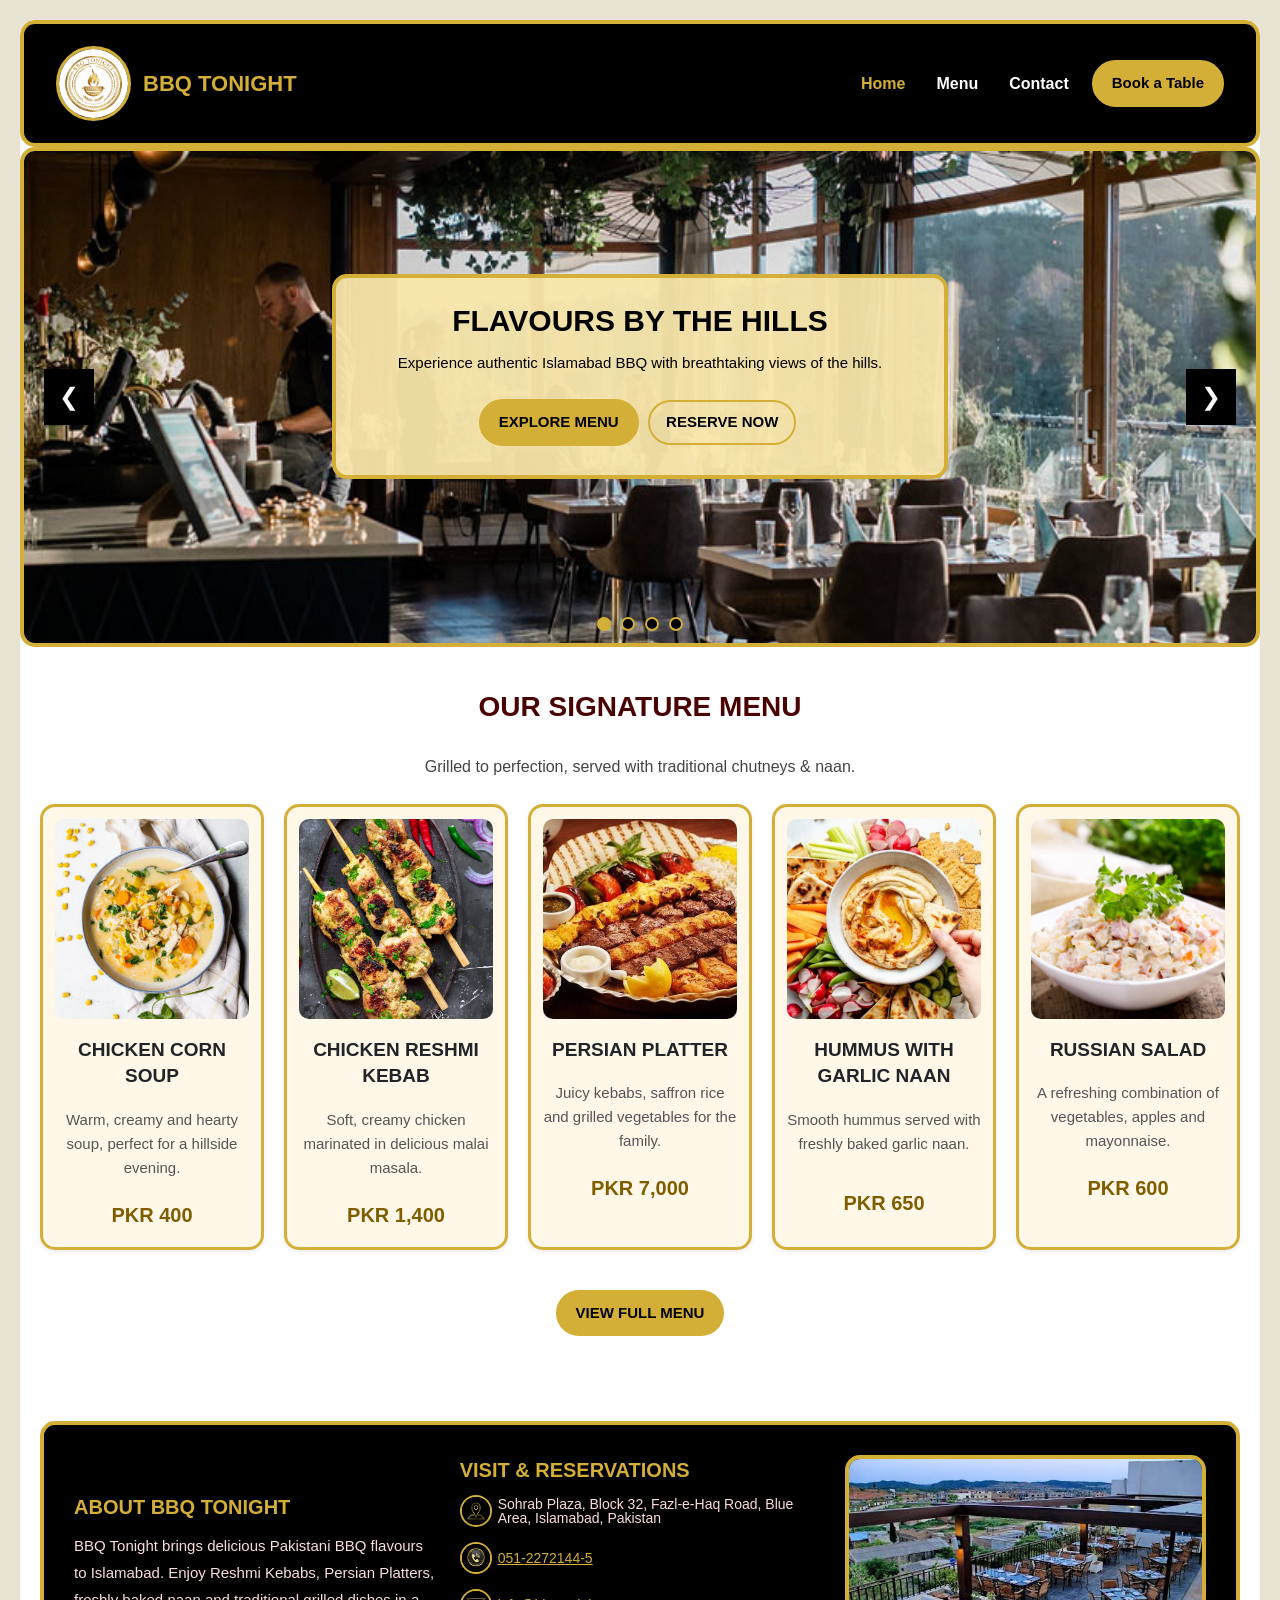
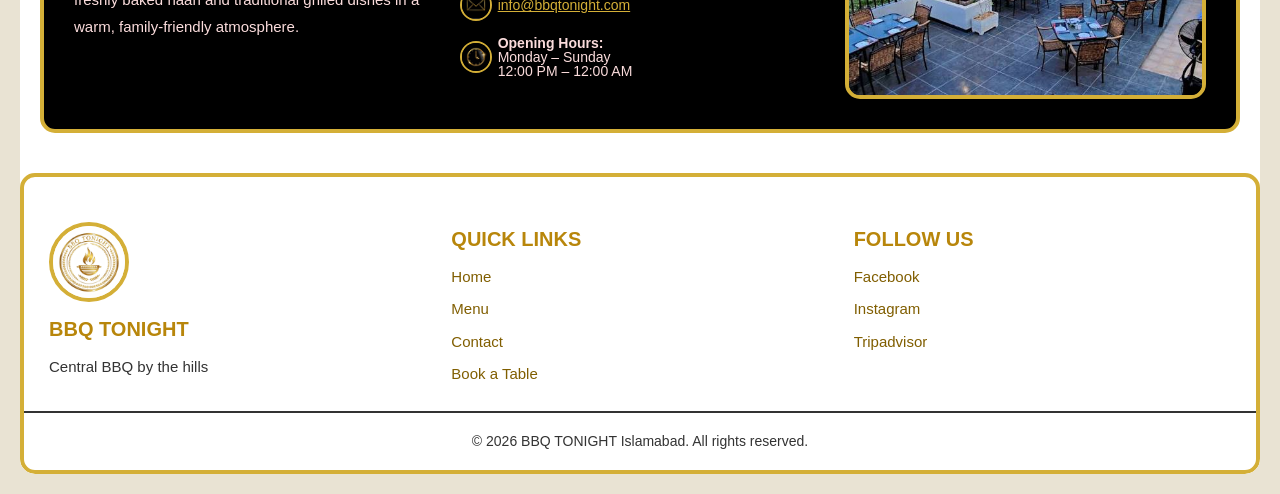
<file: index.html>
<!DOCTYPE html>
<html lang="en">
<head>
    <meta charset="UTF-8">
    <meta name="viewport" content="width=device-width, initial-scale=1.0">
    <meta name="description" content="BBQ Tonight Islamabad - Pakistani BBQ, kebabs and grilled food.">
    <title>BBQ TONIGHT | Islamabad</title>
    <link rel="icon" href="logo.JPG">
    <link href="https://cdn.jsdelivr.net/npm/bootstrap@5.3.3/dist/css/bootstrap.min.css" rel="stylesheet">
    <link rel="stylesheet" href="style.css">
</head>
<body>
<div class="page">

<header class="site-header">
    <nav class="navbar navbar-expand-lg navbar-dark">
        <div class="container-fluid">
            <a class="navbar-brand" href="index.html">
                <img src="logo.JPG" alt="BBQ Tonight Logo" class="logo">
                <span class="brand-name">BBQ TONIGHT</span>
            </a>
             <button class="navbar-toggler menu-toggle" type="button"
                data-bs-toggle="collapse" data-bs-target="#mainNavbar"
                aria-controls="mainNavbar" aria-expanded="false"
                aria-label="Toggle navigation">
                <span class="navbar-toggler-icon"></span>        
            </button>

            <div class="collapse navbar-collapse" id="mainNavbar">
                <ul class="navbar-nav ms-auto align-items-lg-center">
                    <li class="nav-item"><a class="nav-link active" href="index.html">Home</a></li>
                    <li class="nav-item"><a class="nav-link" href="menu.html">Menu</a></li>
                    <li class="nav-item"><a class="nav-link" href="contact.html">Contact</a></li>
                    <li class="nav-item booking-item"><a href="boka.html" class="btn-gold">Book a Table</a></li>
                </ul>
            </div>
        </div>
    </nav>
</header>

<main>
    <section class="hero-main">
        <div class="carousel">
            <input type="radio" name="slider" id="slide1" checked>
            <input type="radio" name="slider" id="slide2">
            <input type="radio" name="slider" id="slide3">
            <input type="radio" name="slider" id="slide4">

            <div class="slides">
                <div class="slide">
                    <img src="image1.jpg" alt="BBQ Tonight restaurant">
                    <label for="slide4" class="left" aria-label="Previous slide">&#10094;</label>
                    <label for="slide2" class="right" aria-label="Next slide">&#10095;</label>
                </div>
                <div class="slide">
                    <img src="image2.jpg" alt="Traditional BBQ dishes">
                    <label for="slide1" class="left" aria-label="Previous slide">&#10094;</label>
                    <label for="slide3" class="right" aria-label="Next slide">&#10095;</label>
                </div>
                <div class="slide">
                    <img src="image3.jpg" alt="Grilled food">
                    <label for="slide2" class="left" aria-label="Previous slide">&#10094;</label>
                    <label for="slide4" class="right" aria-label="Next slide">&#10095;</label>
                </div>
                <div class="slide">
                    <img src="image.jpg" alt="BBQ restaurant">
                    <label for="slide3" class="left" aria-label="Previous slide">&#10094;</label>
                    <label for="slide1" class="right" aria-label="Next slide">&#10095;</label>
                </div>
            </div>

            <div class="carousel-buttons">
                <label for="slide1" aria-label="Slide 1"></label>
                <label for="slide2" aria-label="Slide 2"></label>
                <label for="slide3" aria-label="Slide 3"></label>
                <label for="slide4" aria-label="Slide 4"></label>
            </div>

            <div class="hero-text">
                <h1>FLAVOURS BY THE HILLS</h1>
                <p>Experience authentic Islamabad BBQ with breathtaking views of the hills.</p>
                <a href="menu.html" class="btn-gold">EXPLORE MENU</a>
                <a href="boka.html" class="btn-reserve">RESERVE NOW</a>
            </div>
        </div>
    </section>

    <section class="signature-section">
        <h2 class="section-title">OUR SIGNATURE MENU</h2>
        <p class="section-subtitle">Grilled to perfection, served with traditional chutneys &amp; naan.</p>

        <div class="menu-row">
            <article class="card">
                <img src="Chicken and Corn-Soup.webp" alt="Chicken corn soup">
                <h3>CHICKEN CORN SOUP</h3>
                <p>Warm, creamy and hearty soup, perfect for a hillside evening.</p>
                <b>PKR 400</b>
            </article>

            <article class="card">
                <img src="Chicken-Reshmi-Kabab.2i.jpg" alt="Chicken reshmi kebab">
                <h3>CHICKEN RESHMI KEBAB</h3>
                <p>Soft, creamy chicken marinated in delicious malai masala.</p>
                <b>PKR 1,400</b>
            </article>

            <article class="card">
                <img src="persian platter.jpeg" alt="Persian platter">
                <h3>PERSIAN PLATTER</h3>
                <p>Juicy kebabs, saffron rice and grilled vegetables for the family.</p>
                <b>PKR 7,000</b>
            </article>

            <article class="card">
                <img src="Roasted-Garlic-Hummus.webp" alt="Hummus and garlic naan">
                <h3>HUMMUS WITH GARLIC NAAN</h3>
                <p>Smooth hummus served with freshly baked garlic naan.</p>
                <b>PKR 650</b>
            </article>

            <article class="card">
                <img src="Russian-Salad.jpg" alt="Russian salad">
                <h3>RUSSIAN SALAD</h3>
                <p>A refreshing combination of vegetables, apples and mayonnaise.</p>
                <b>PKR 600</b>
            </article>
        </div>

        <div class="center-button">
            <a href="menu.html" class="btn-gold">VIEW FULL MENU</a>
        </div>
    </section>

    <section class="box">
        <div class="about-part">
            <h2>ABOUT BBQ TONIGHT</h2>
            <p>
                BBQ Tonight brings delicious Pakistani BBQ flavours to Islamabad.
                Enjoy Reshmi Kebabs, Persian Platters, freshly baked naan and
                traditional grilled dishes in a warm, family-friendly atmosphere.
            </p>
        </div>

        <div class="visite-part">
            <h2>VISIT &amp; RESERVATIONS</h2>
            <div class="contact-info">
                <p><img src="images6.jpeg" alt="">
                    <span>Sohrab Plaza, Block 32, Fazl-e-Haq Road, Blue Area, Islamabad, Pakistan</span>
                </p>
                <p><img src="images8.jpeg" alt="">
                    <a href="tel:05122721445">051-2272144-5</a>
                </p>
                <p><img src="images7.jpeg" alt="">
                    <a href="mailto:info@bbqtonight.com">info@bbqtonight.com</a>
                </p>
                <p><img src="images9.jpeg" alt="">
                    <span><strong>Opening Hours:</strong><br>Monday – Sunday<br>12:00 PM – 12:00 AM</span>
                </p>
            </div>
        </div>

        <div class="view-col">
            <img src="images5.jpeg" alt="Margalla Hills view">
        </div>
    </section>
</main>

<footer>
    <div class="foot-grid">
        <div class="footer-box">
            <img src="logo.JPG" alt="BBQ Tonight Logo" class="footer-logo">
            <h3>BBQ TONIGHT</h3>
            <p>Central BBQ by the hills</p>
        </div>

        <div class="footer-box">
            <h3>QUICK LINKS</h3>
            <a href="index.html">Home</a>
            <a href="menu.html">Menu</a>
            <a href="contact.html">Contact</a>
            <a href="boka.html">Book a Table</a>
        </div>

        <div class="footer-box">
            <h3>FOLLOW US</h3>
            <a href="https://www.facebook.com/LoveBbQTonight" target="_blank" rel="noopener noreferrer">Facebook</a>
            <a href="https://www.instagram.com/bbqtonight.bd" target="_blank" rel="noopener noreferrer">Instagram</a>
            <a href="https://www.tripadvisor.com/Restaurant_Review-g295414-d806817-Reviews-BBQ_Tonight-Karachi_Sindh_Province.html" target="_blank" rel="noopener noreferrer">Tripadvisor</a>
        </div>
    </div>
    <p class="copy">&copy; 2026 BBQ TONIGHT Islamabad. All rights reserved.</p>
</footer>

</div>
<script src="https://cdn.jsdelivr.net/npm/bootstrap@5.3.3/dist/js/bootstrap.bundle.min.js"></script>
</body>
</html>
</file>
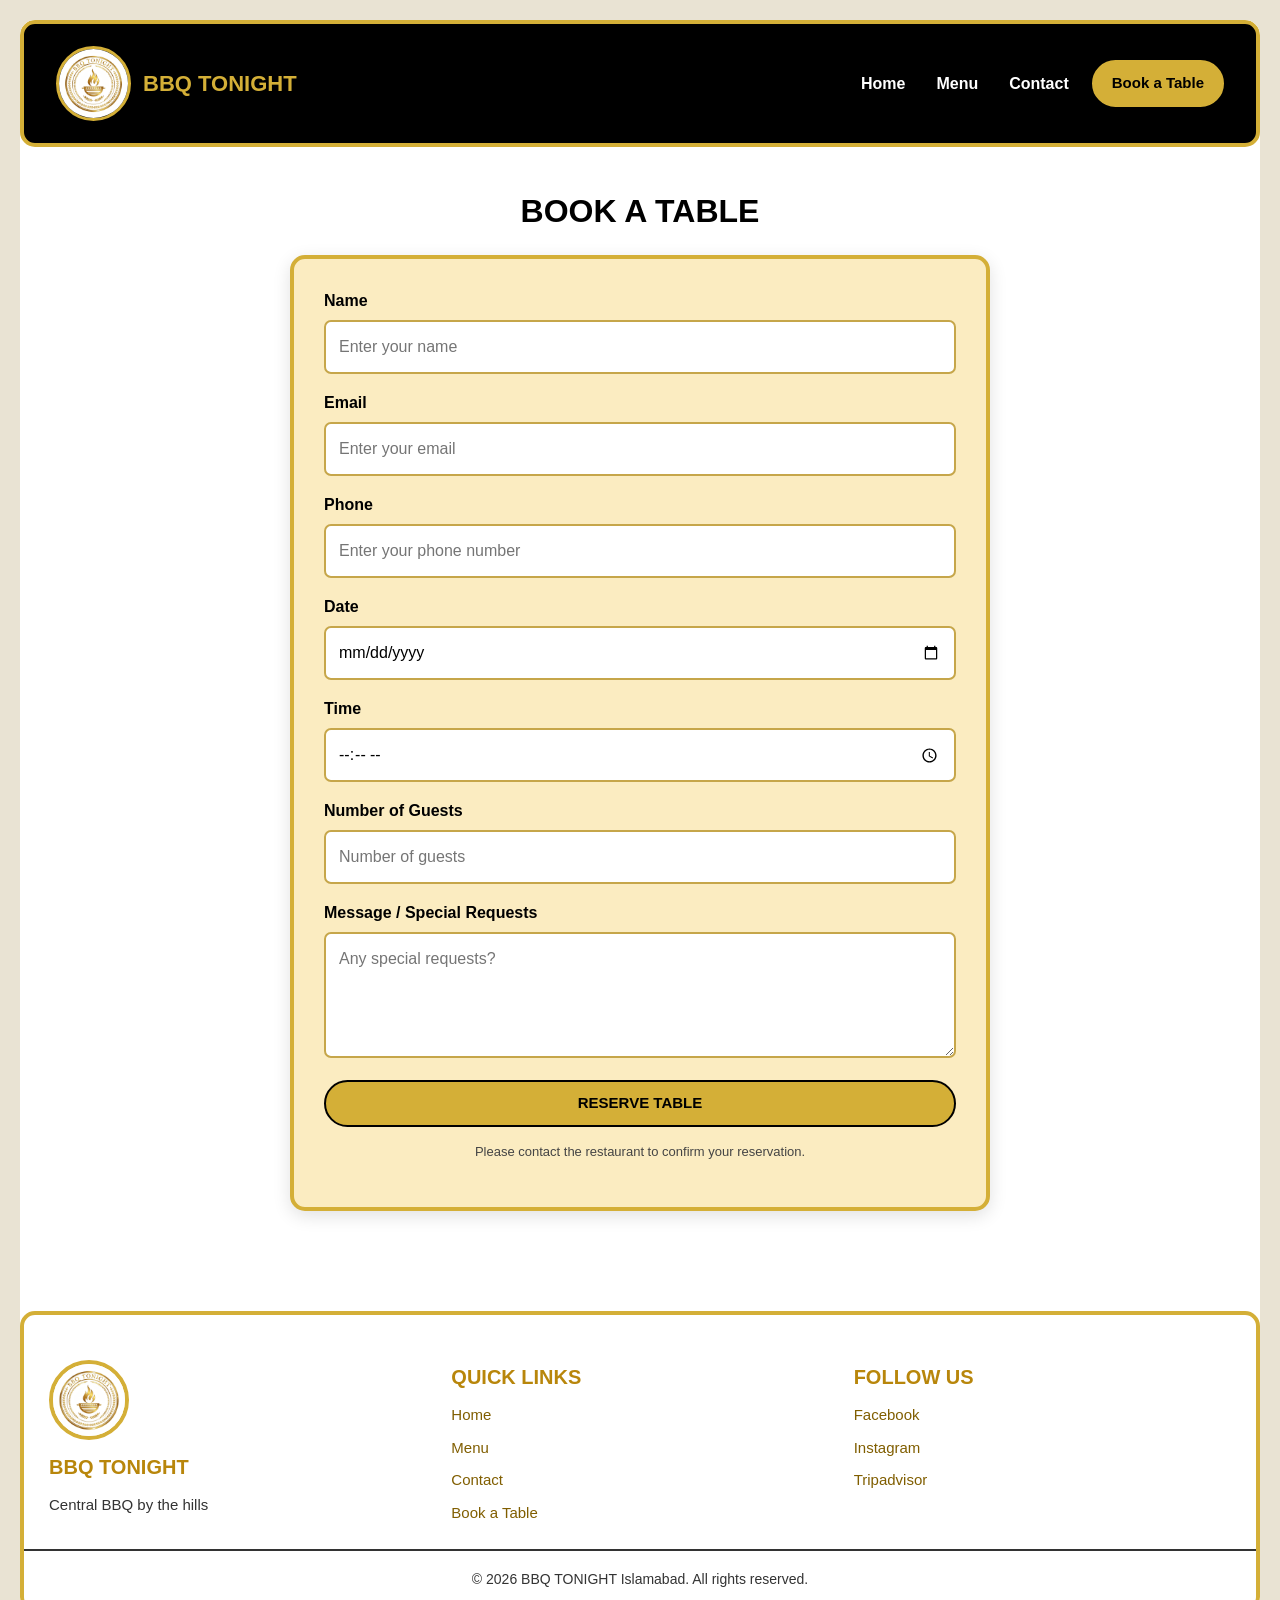
<file: boka.html>
<!DOCTYPE html>
<html lang="en">
<head>
    <meta charset="UTF-8">
    <meta name="viewport" content="width=device-width, initial-scale=1.0">
    <meta name="description" content="Book a table at BBQ Tonight Islamabad.">
    <title>Book a Table | BBQ TONIGHT Islamabad</title>
    <link rel="icon" href="logo.JPG">
    <link href="https://cdn.jsdelivr.net/npm/bootstrap@5.3.3/dist/css/bootstrap.min.css" rel="stylesheet">
    <link rel="stylesheet" href="style.css">
</head>
<body>
<div class="page">

<header class="site-header">
    <nav class="navbar navbar-expand-lg navbar-dark">
        <div class="container-fluid">
            <a class="navbar-brand" href="index.html">
                <img src="logo.JPG" alt="BBQ Tonight Logo" class="logo">
                <span class="brand-name">BBQ TONIGHT</span>
            </a>
            <button class="navbar-toggler menu-toggle" type="button"
                data-bs-toggle="collapse" data-bs-target="#mainNavbar"
                aria-controls="mainNavbar" aria-expanded="false" aria-label="Toggle navigation">
                <span class="navbar-toggler-icon"></span>
            </button>
            <div class="collapse navbar-collapse" id="mainNavbar">
                <ul class="navbar-nav ms-auto align-items-lg-center">
                    <li class="nav-item"><a class="nav-link" href="index.html">Home</a></li>
                    <li class="nav-item"><a class="nav-link" href="menu.html">Menu</a></li>
                    <li class="nav-item"><a class="nav-link" href="contact.html">Contact</a></li>
                    <li class="nav-item booking-item"><a href="boka.html" class="btn-gold active">Book a Table</a></li>
                </ul>
            </div>
        </div>
    </nav>
</header>

<main class="booking-page">
    <h1 class="page-heading">BOOK A TABLE</h1>

    <form class="booking-form" action="#" method="post">
        <div class="form-field">
            <label for="name">Name</label>
            <input type="text" id="name" name="name" placeholder="Enter your name" autocomplete="name" required>
        </div>

        <div class="form-field">
            <label for="email">Email</label>
            <input type="email" id="email" name="email" placeholder="Enter your email" autocomplete="email" required>
        </div>

        <div class="form-field">
            <label for="phone">Phone</label>
            <input type="tel" id="phone" name="phone" placeholder="Enter your phone number" autocomplete="tel" required>
        </div>

        <div class="form-field">
            <label for="date">Date</label>
            <input type="date" id="date" name="date" required>
        </div>

        <div class="form-field">
            <label for="time">Time</label>
            <input type="time" id="time" name="time" required>
        </div>

        <div class="form-field">
            <label for="guests">Number of Guests</label>
            <input type="number" id="guests" name="guests" min="1" max="50" placeholder="Number of guests" required>
        </div>

        <div class="form-field">
            <label for="message">Message / Special Requests</label>
            <textarea id="message" name="message" rows="4" placeholder="Any special requests?"></textarea>
        </div>

        <button type="submit" class="btn-gold submit-button">RESERVE TABLE</button>
        <p class="form-note">Please contact the restaurant to confirm your reservation.</p>
    </form>
</main>

<footer>
    <div class="foot-grid">
        <div class="footer-box">
            <img src="logo.JPG" alt="BBQ Tonight Logo" class="footer-logo">
            <h3>BBQ TONIGHT</h3>
            <p>Central BBQ by the hills</p>
        </div>
        <div class="footer-box">
            <h3>QUICK LINKS</h3>
            <a href="index.html">Home</a>
            <a href="menu.html">Menu</a>
            <a href="contact.html">Contact</a>
            <a href="boka.html">Book a Table</a>
        </div>
        <div class="footer-box">
            <h3>FOLLOW US</h3>
            <a href="https://www.facebook.com/LoveBbQTonight" target="_blank" rel="noopener noreferrer">Facebook</a>
            <a href="https://www.instagram.com/bbqtonight.bd" target="_blank" rel="noopener noreferrer">Instagram</a>
            <a href="https://www.tripadvisor.com/Restaurant_Review-g295414-d806817-Reviews-BBQ_Tonight-Karachi_Sindh_Province.html" target="_blank" rel="noopener noreferrer">Tripadvisor</a>
        </div>
    </div>
    <p class="copy">&copy; 2026 BBQ TONIGHT Islamabad. All rights reserved.</p>
</footer>

</div>
<script src="https://cdn.jsdelivr.net/npm/bootstrap@5.3.3/dist/js/bootstrap.bundle.min.js"></script>
</body>
</html>
</file>
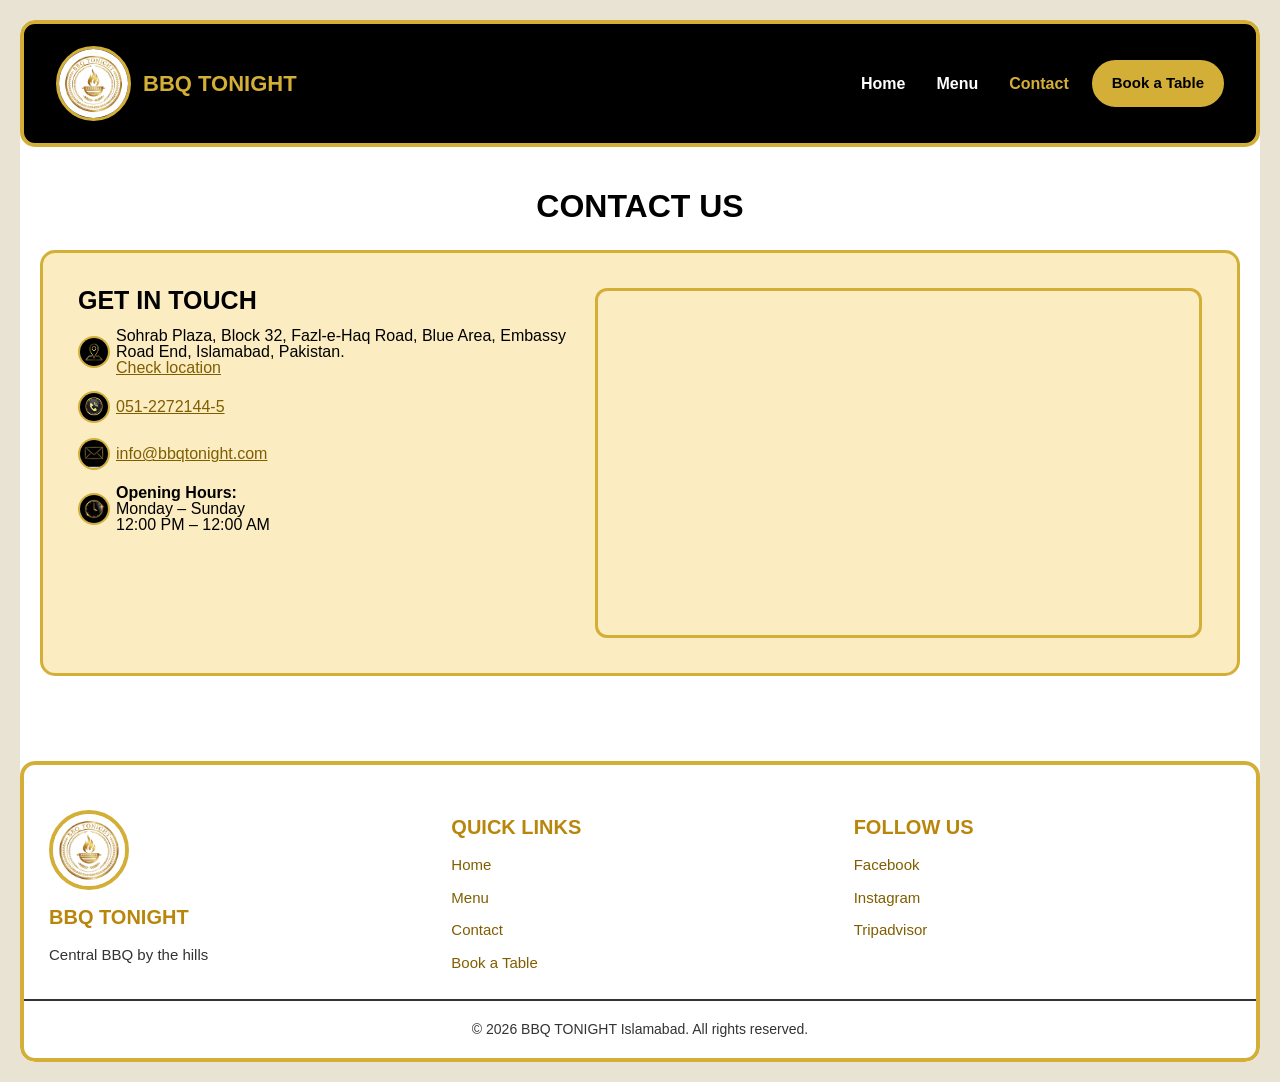
<file: contact.html>
<!DOCTYPE html>
<html lang="en">
<head>
    <meta charset="UTF-8">
    <meta name="viewport" content="width=device-width, initial-scale=1.0">
    <meta name="description" content="Contact BBQ Tonight Islamabad for restaurant enquiries.">
    <title>Contact Us | BBQ TONIGHT Islamabad</title>
    <link rel="icon" href="logo.JPG">
    <link href="https://cdn.jsdelivr.net/npm/bootstrap@5.3.3/dist/css/bootstrap.min.css" rel="stylesheet">
    <link rel="stylesheet" href="style.css">
</head>
<body>
<div class="page">

<header class="site-header">
    <nav class="navbar navbar-expand-lg navbar-dark">
        <div class="container-fluid">
            <a class="navbar-brand" href="index.html">
                <img src="logo.JPG" alt="BBQ Tonight Logo" class="logo">
                <span class="brand-name">BBQ TONIGHT</span>
            </a>
            <button class="navbar-toggler menu-toggle" type="button"
                data-bs-toggle="collapse" data-bs-target="#mainNavbar"
                aria-controls="mainNavbar" aria-expanded="false" aria-label="Toggle navigation">
                <span class="navbar-toggler-icon"></span>
            </button>
            <div class="collapse navbar-collapse" id="mainNavbar">
                <ul class="navbar-nav ms-auto align-items-lg-center">
                    <li class="nav-item"><a class="nav-link" href="index.html">Home</a></li>
                    <li class="nav-item"><a class="nav-link" href="menu.html">Menu</a></li>
                    <li class="nav-item"><a class="nav-link active" href="contact.html">Contact</a></li>
                    <li class="nav-item booking-item"><a href="boka.html" class="btn-gold">Book a Table</a></li>
                </ul>
            </div>
        </div>
    </nav>
</header>

<main class="contact-page">
    <h1 class="page-heading">CONTACT US</h1>

    <section class="contact-panel">
        <div class="visite-part">
            <h2>GET IN TOUCH</h2>
            <div class="contact-info">
                <p>
                    <img src="images6.jpeg" alt="Location">
                    <span>
                        Sohrab Plaza, Block 32, Fazl-e-Haq Road, Blue Area,
                        Embassy Road End, Islamabad, Pakistan.
                        <br>
                        <a href="https://www.google.com/maps?q=Sohrab+Plaza,+Block+32,+Fazl-e-Haq+Road,+Blue+Area,+Islamabad"
                           target="_blank" rel="noopener noreferrer">Check location</a>
                    </span>
                </p>
                <p>
                    <img src="images8.jpeg" alt="Telephone">
                    <a href="tel:05122721445">051-2272144-5</a>
                </p>
                <p>
                    <img src="images7.jpeg" alt="Email">
                    <a href="mailto:info@bbqtonight.com">info@bbqtonight.com</a>
                </p>
                <p>
                    <img src="images9.jpeg" alt="Opening hours">
                    <span><strong>Opening Hours:</strong><br>Monday – Sunday<br>12:00 PM – 12:00 AM</span>
                </p>
            </div>
        </div>

        <div class="map">
            <iframe
                src="https://www.google.com/maps?q=Sohrab+Plaza,+Block+32,+Fazl-e-Haq+Road,+Blue+Area,+Islamabad,+Pakistan&output=embed"
                title="BBQ Tonight location map"
                loading="lazy"
                referrerpolicy="no-referrer-when-downgrade"
                allowfullscreen>
            </iframe>
        </div>
    </section>
</main>

<footer>
    <div class="foot-grid">
        <div class="footer-box">
            <img src="logo.JPG" alt="BBQ Tonight Logo" class="footer-logo">
            <h3>BBQ TONIGHT</h3>
            <p>Central BBQ by the hills</p>
        </div>
        <div class="footer-box">
            <h3>QUICK LINKS</h3>
            <a href="index.html">Home</a>
            <a href="menu.html">Menu</a>
            <a href="contact.html">Contact</a>
            <a href="boka.html">Book a Table</a>
        </div>
        <div class="footer-box">
            <h3>FOLLOW US</h3>
            <a href="https://www.facebook.com/LoveBbQTonight" target="_blank" rel="noopener noreferrer">Facebook</a>
            <a href="https://www.instagram.com/bbqtonight.bd" target="_blank" rel="noopener noreferrer">Instagram</a>
            <a href="https://www.tripadvisor.com/Restaurant_Review-g295414-d806817-Reviews-BBQ_Tonight-Karachi_Sindh_Province.html" target="_blank" rel="noopener noreferrer">Tripadvisor</a>
        </div>
    </div>
    <p class="copy">&copy; 2026 BBQ TONIGHT Islamabad. All rights reserved.</p>
</footer>

</div>
<script src="https://cdn.jsdelivr.net/npm/bootstrap@5.3.3/dist/js/bootstrap.bundle.min.js"></script>
</body>
</html>
</file>
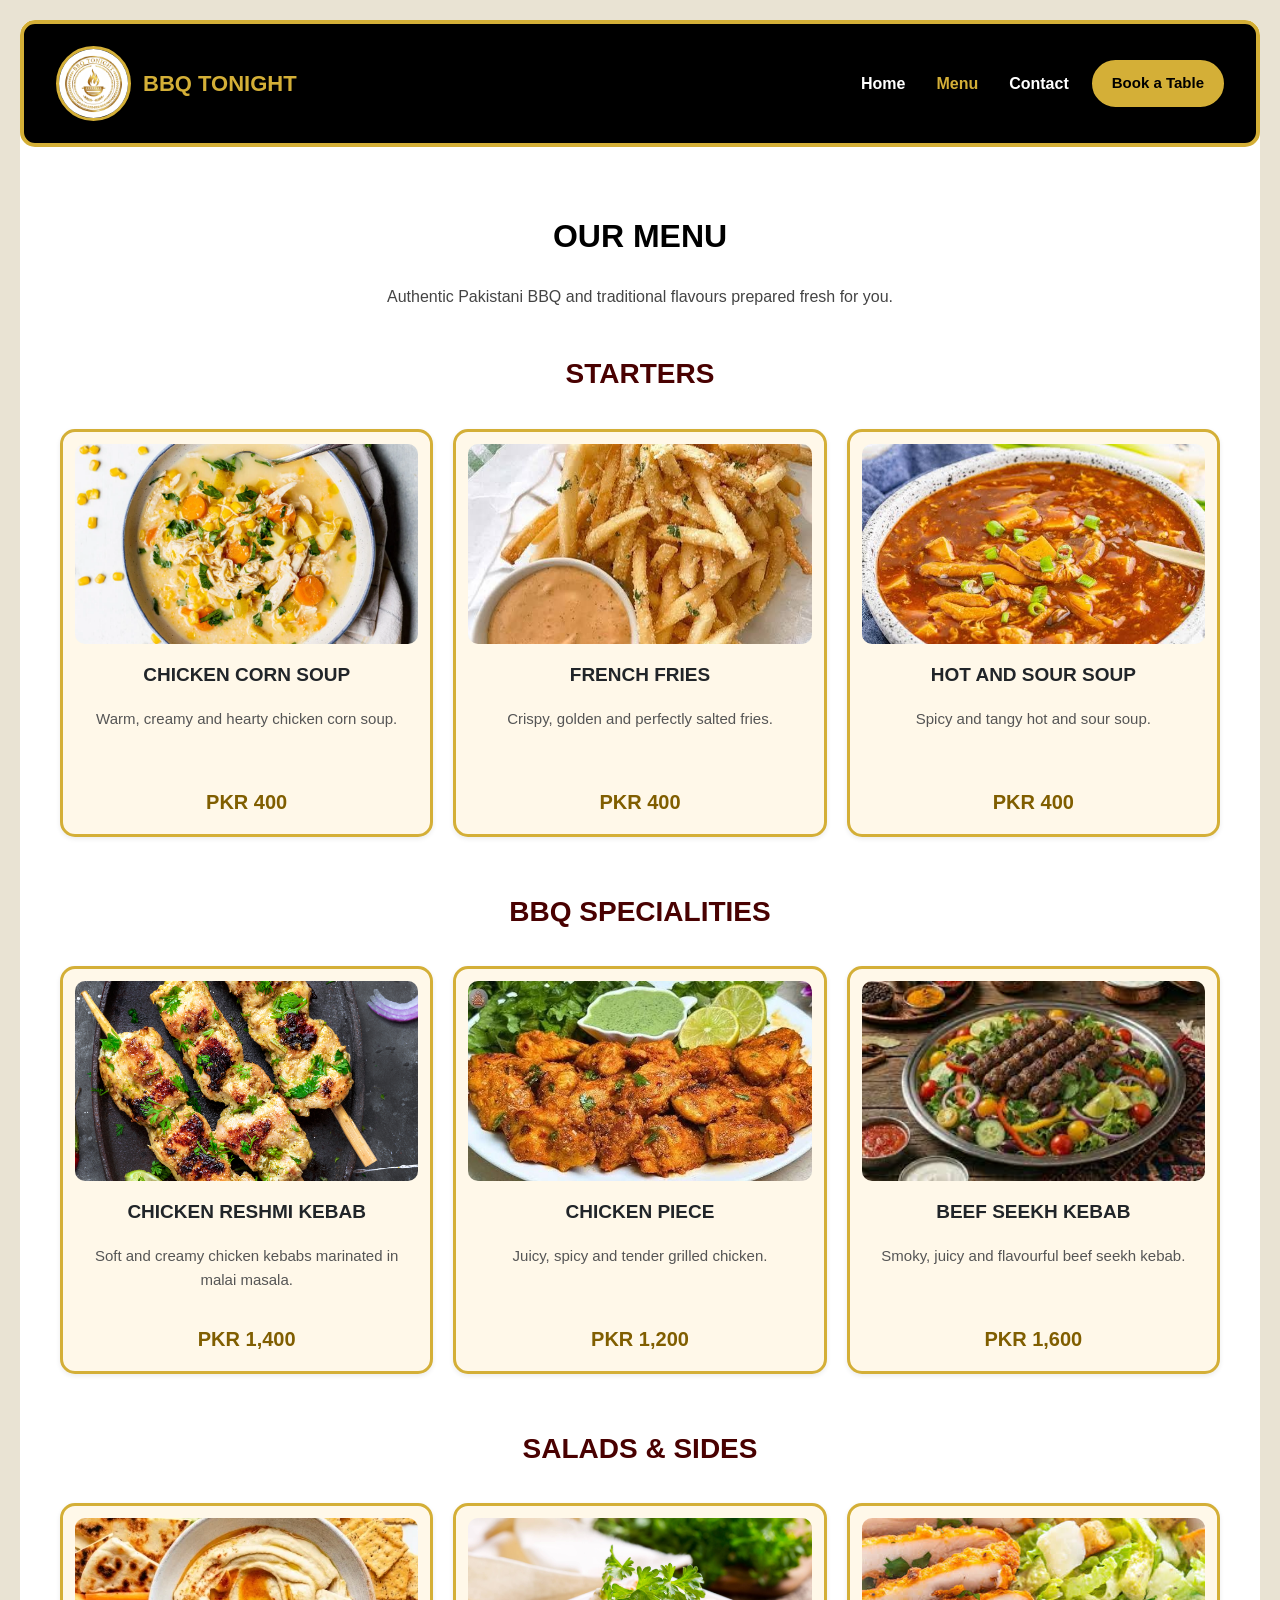
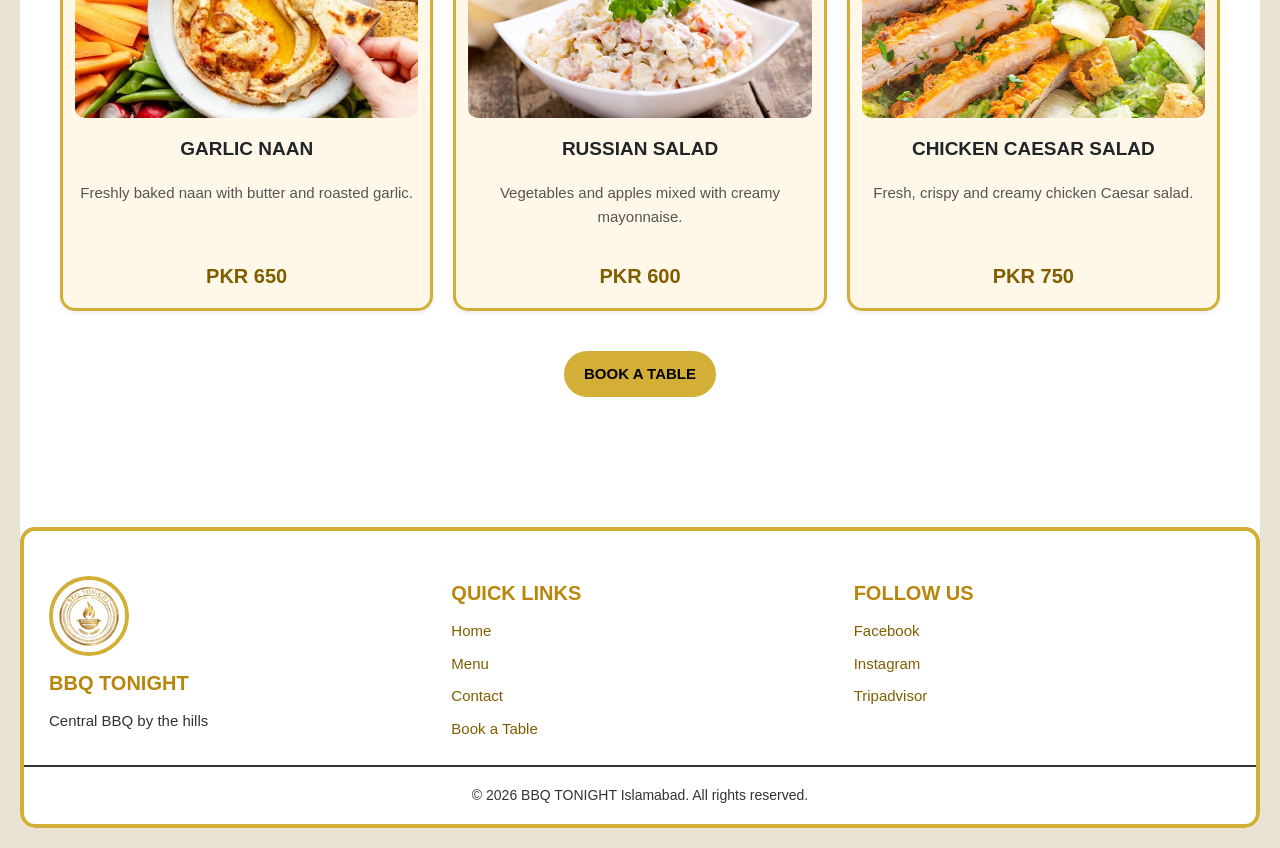
<file: menu.html>
<!DOCTYPE html>
<html lang="en">
<head>
    <meta charset="UTF-8">
    <meta name="viewport" content="width=device-width, initial-scale=1.0">
    <meta name="description" content="Explore the BBQ Tonight Islamabad menu and prices.">
    <title>Our Menu | BBQ TONIGHT Islamabad</title>
    <link rel="icon" href="logo.JPG">
    <link href="https://cdn.jsdelivr.net/npm/bootstrap@5.3.3/dist/css/bootstrap.min.css" rel="stylesheet">
    <link rel="stylesheet" href="style.css">
    <style>
      .menu-row {
    display: grid;
     grid-template-columns: repeat(3,minmax(0, 1fr));
    gap: 20px;
    margin: 20px;
    padding-bottom: 15px;
}
    </style>
</head>
<body>
<div class="page">

<header class="site-header">
    <nav class="navbar navbar-expand-lg navbar-dark">
        <div class="container-fluid">
            <a class="navbar-brand" href="index.html">
                <img src="logo.JPG" alt="BBQ Tonight Logo" class="logo">
                <span class="brand-name">BBQ TONIGHT</span>
            </a>
            <button class="navbar-toggler menu-toggle" type="button"
                data-bs-toggle="collapse" data-bs-target="#mainNavbar"
                aria-controls="mainNavbar" aria-expanded="false" aria-label="Toggle navigation">
                <span class="navbar-toggler-icon"></span>
            </button>
            <div class="collapse navbar-collapse" id="mainNavbar">
                <ul class="navbar-nav ms-auto align-items-lg-center">
                    <li class="nav-item"><a class="nav-link" href="index.html">Home</a></li>
                    <li class="nav-item"><a class="nav-link active" href="menu.html">Menu</a></li>
                    <li class="nav-item"><a class="nav-link" href="contact.html">Contact</a></li>
                    <li class="nav-item booking-item"><a href="boka.html" class="btn-gold">Book a Table</a></li>
                </ul>
            </div>
        </div>
    </nav>
</header>

<main class="menu-page">
    <h1 class="menu-title">OUR MENU</h1>
    <p class="menu-subtitle">Authentic Pakistani BBQ and traditional flavours prepared fresh for you.</p>

    <h2 class="section-title">STARTERS</h2>
    <div class="menu-row">
        <article class="card">
            <img src="Chicken and Corn-Soup.webp" alt="Chicken corn soup">
            <h3>CHICKEN CORN SOUP</h3>
            <p>Warm, creamy and hearty chicken corn soup.</p>
            <b class="price">PKR 400</b>
        </article>
        <article class="card">
            <img src="franch fries.jpeg" alt="French fries">
            <h3>FRENCH FRIES</h3>
            <p>Crispy, golden and perfectly salted fries.</p>
            <b class="price">PKR 400</b>
        </article>
        <article class="card">
            <img src="hot and sour soup.jpeg" alt="Hot and sour soup">
            <h3>HOT AND SOUR SOUP</h3>
            <p>Spicy and tangy hot and sour soup.</p>
            <b class="price">PKR 400</b>
        </article>
    </div>

    <h2 class="section-title">BBQ SPECIALITIES</h2>
    <div class="menu-row">
        <article class="card">
            <img src="Chicken-Reshmi-Kabab.2i.jpg" alt="Chicken reshmi kebab">
            <h3>CHICKEN RESHMI KEBAB</h3>
            <p>Soft and creamy chicken kebabs marinated in malai masala.</p>
            <b class="price">PKR 1,400</b>
        </article>
        <article class="card">
            <img src="chicken piece.jpeg" alt="Grilled chicken">
            <h3>CHICKEN PIECE</h3>
            <p>Juicy, spicy and tender grilled chicken.</p>
            <b class="price">PKR 1,200</b>
        </article>
        <article class="card">
            <img src="beef seekh kabab.jpeg" alt="Beef seekh kebab">
            <h3>BEEF SEEKH KEBAB</h3>
            <p>Smoky, juicy and flavourful beef seekh kebab.</p>
            <b class="price">PKR 1,600</b>
        </article>
    </div>

    <h2 class="section-title">SALADS &amp; SIDES</h2>
    <div class="menu-row">
        <article class="card">
            <img src="Roasted-Garlic-Hummus.webp" alt="Garlic naan">
            <h3>GARLIC NAAN</h3>
            <p>Freshly baked naan with butter and roasted garlic.</p>
            <b class="price">PKR 650</b>
        </article>
        <article class="card">
            <img src="Russian-Salad.jpg" alt="Russian salad">
            <h3>RUSSIAN SALAD</h3>
            <p>Vegetables and apples mixed with creamy mayonnaise.</p>
            <b class="price">PKR 600</b>
        </article>
        <article class="card">
            <img src="chicken ceaser salad.jpeg" alt="Chicken Caesar salad">
            <h3>CHICKEN CAESAR SALAD</h3>
            <p>Fresh, crispy and creamy chicken Caesar salad.</p>
            <b class="price">PKR 750</b>
        </article>
    </div>

    <div class="center-button">
        <a href="boka.html" class="btn-gold">BOOK A TABLE</a>
    </div>
</main>

<footer>
    <div class="foot-grid">
        <div class="footer-box">
            <img src="logo.JPG" alt="BBQ Tonight Logo" class="footer-logo">
            <h3>BBQ TONIGHT</h3>
            <p>Central BBQ by the hills</p>
        </div>
        <div class="footer-box">
            <h3>QUICK LINKS</h3>
            <a href="index.html">Home</a>
            <a href="menu.html">Menu</a>
            <a href="contact.html">Contact</a>
            <a href="boka.html">Book a Table</a>
        </div>
        <div class="footer-box">
            <h3>FOLLOW US</h3>
            <a href="https://www.facebook.com/LoveBbQTonight" target="_blank" rel="noopener noreferrer">Facebook</a>
            <a href="https://www.instagram.com/bbqtonight.bd" target="_blank" rel="noopener noreferrer">Instagram</a>
            <a href="https://www.tripadvisor.com/Restaurant_Review-g295414-d806817-Reviews-BBQ_Tonight-Karachi_Sindh_Province.html" target="_blank" rel="noopener noreferrer">Tripadvisor</a>
        </div>
    </div>
    <p class="copy">&copy; 2026 BBQ TONIGHT Islamabad. All rights reserved.</p>
</footer>

</div>
<script src="https://cdn.jsdelivr.net/npm/bootstrap@5.3.3/dist/js/bootstrap.bundle.min.js"></script>
</body>
</html>
</file>
<file: style.css>
:root {
    --gold: #d4af37;
    --light-gold: #fbecc1;
    --dark: #1b1b1b;
    --black: #000;
    --white: #fff;
    --text-light: #d9d8d8;
}

* {
    margin: 0;
    padding: 0;
    box-sizing: border-box;
}

html {
    scroll-behavior: smooth;
}

body {
    margin: 0;
    padding: 20px;
    background: #e9e3d3;
    font-family: Arial, sans-serif;
    overflow-x: hidden;
}

img {
    max-width: 100%;
}

.page {
    width: 100%;
    max-width: 1600px;
    margin: auto;
    background: white;
    border-radius: 15px;
    overflow: hidden;
}

main {
    width: 100%;
}

/* HEADER */

.site-header {
    width: 100%;
    min-height: 100px;
    padding: 12px 20px;
    background: var(--black);
    border: 4px solid var(--gold);
    border-radius: 15px;
}

.site-header .navbar {
    padding: 5px 0;
}

.site-header .navbar-brand {
    display: flex;
    align-items: center;
    gap: 12px;
    margin-right: 20px;
}

.logo {
    width: 75px;
    height: 75px;
    border: 3px solid var(--gold);
    border-radius: 50%;
    object-fit: cover;
}

.brand-name {
    color: var(--gold);
    font-size: 22px;
    font-weight: bold;
    white-space: nowrap;
}

.site-header .navbar-nav {
    gap: 15px;
}

.site-header .nav-link {
    color: white;
    font-size: 16px;
    font-weight: bold;
    padding: 10px 14px;
    transition: .3s;
}

.site-header .nav-link:hover,
.site-header .nav-link:focus,
.site-header .nav-link.active {
    color: var(--gold);
}

  .menu-toggle{
    border: 2px solid var(--light-gold);
    padding: 8px 10px;
    background:rgb(205, 174, 1);
    color: var(--white);
    cursor: pointer;
    transition: 0.3s;
}
.menu-toggle:hover{
   background: var(--dark);
    transform: scale(1.05);
}

.menu-toggle:focus {
    box-shadow: 0 0 0 3px rgba(212, 175, 55, 0.3);
}

/* BUTTONS */

.btn-gold {
    display: inline-block;
    padding: 10px 18px;
    background: var(--gold);
    color: black;
    border: 2px solid var(--gold);
    border-radius: 25px;
    text-decoration: none;
    font-size: 15px;
    font-weight: bold;
    text-align: center;
    transition: .3s;
    cursor: pointer;
}

.btn-gold:hover {
    background: black;
    color: white;
}

.btn-reserve {
    display: inline-block;
    margin: 5px;
    padding: 9px 16px;
    border: 2px solid var(--gold);
    border-radius: 25px;
    color: black;
    text-decoration: none;
    font-size: 15px;
    font-weight: bold;
    transition: .3s;
}

.btn-reserve:hover {
    background: var(--gold);
}

.center-button {
    margin: 25px auto 35px;
    text-align: center;
}

/* HERO CAROUSEL */

.hero-main {
    position: relative;
    width: 100%;
    height: 500px;
    overflow: hidden;
    border: 4px solid var(--gold);
    border-radius: 15px;
}

.carousel {
    position: relative;
    width: 100%;
    height: 100%;
}

.carousel input {
    position: absolute;
    opacity: 0;
    pointer-events: none;
}

.slides {
    display: flex;
    width: 400%;
    height: 100%;
    transition: transform .6s ease;
}

.slide {
    position: relative;
    width: 25%;
    height: 100%;
    flex-shrink: 0;
}

.slide img {
    display: block;
    width: 100%;
    height: 100%;
    object-fit: cover;
}

#slide1:checked ~ .slides {
    transform: translateX(0);
}

#slide2:checked ~ .slides {
    transform: translateX(-25%);
}

#slide3:checked ~ .slides {
    transform: translateX(-50%);
}

#slide4:checked ~ .slides {
    transform: translateX(-75%);
}

.left,
.right {
    position: absolute;
    top: 50%;
    z-index: 2;
    padding: 10px 15px;
    background: black;
    color: white;
    font-size: 24px;
    cursor: pointer;
    transform: translateY(-50%);
}

.left {
    left: 20px;
}

.right {
    right: 20px;
}

.left:hover,
.right:hover {
    background: var(--gold);
    color: black;
}

.carousel-buttons {
    position: absolute;
    z-index: 5;
    left: 50%;
    bottom: 12px;
    display: flex;
    gap: 10px;
    transform: translateX(-50%);
}

.carousel-buttons label {
    width: 14px;
    height: 14px;
    background: black;
    border: 2px solid var(--gold);
    border-radius: 50%;
    cursor: pointer;
}

#slide1:checked ~ .carousel-buttons label[for="slide1"],
#slide2:checked ~ .carousel-buttons label[for="slide2"],
#slide3:checked ~ .carousel-buttons label[for="slide3"],
#slide4:checked ~ .carousel-buttons label[for="slide4"] {
    background: var(--gold);
}

.hero-text {
    position: absolute;
    z-index: 3;
    top: 25%;
    left: 25%;
    width: 50%;
    padding: 25px 15px;
    text-align: center;
    color: black;
    background: rgba(249, 231, 172, .94);
    border: 4px solid var(--gold);
    border-radius: 15px;
}

.hero-text h1 {
    margin-bottom: 12px;
    font-size: 30px;
    font-weight: bold;
}

.hero-text p {
    margin-bottom: 20px;
    font-size: 15px;
    line-height: 1.6;
}

/* SECTION TITLES */

.section-title {
    padding: 18px 10px;
    color: #490101;
    text-align: center;
    font-size: 28px;
    font-weight: bold;
}

.section-subtitle,
.menu-subtitle {
    padding: 5px 12px;
    margin-bottom: 15px;
    text-align: center;
    font-size: 16px;
    color: #444;
}

.signature-section {
    padding: 25px 0 10px;
}

/* FOOD CARDS */

.menu-row {
    display: grid;
     grid-template-columns: repeat(5,minmax(0, 1fr));
    gap: 20px;
    margin: 20px;
    padding-bottom: 15px;
}

.card {
    min-width: 0;
    padding: 12px;
    background: #fff8e9;
    text-align: center;
    border: 3px solid var(--gold);
    border-radius: 15px;
    box-shadow: 0 2px 5px rgba(0, 0, 0, .08);
    transition: transform .3s, box-shadow .3s, background .3s;
}

.card:hover {
    background: #fbe8ad;
    box-shadow: 0 5px 15px rgba(0, 0, 0, .3);
    transform: translateY(-5px);
}

.card img {
    display: block;
    width: 100%;
    height: 200px;
    margin-bottom: 10px;
    object-fit: cover;
    border-radius: 10px;
}

.card h3 {
    margin: 8px 0;
    font-size: 19px;
    font-weight: bold;
    line-height: 1.4;
    overflow-wrap: anywhere;
}

.card p {
    min-height: 60px;
    margin: 10px 0;
    color: #555;
    font-size: 15px;
    line-height: 1.6;
}

.card b,
.price {
    display: block;
    margin: 10px 0 5px;
    color: #805e00;
    font-size: 20px;
}

/* MENU PAGE */

.menu-page {
    width: 100%;
    max-width: 1200px;
    margin: auto;
    padding: 45px 0 60px;
}

.menu-title,
.page-heading {
    margin: 25px 10px;
    color: black;
    text-align: center;
    font-size: 32px;
    font-weight: bold;
}

.menu-page .section-title {
    margin-top: 25px;
}

/* ABOUT AND CONTACT */

.box {
    display: grid;
    grid-template-columns: repeat(3, minmax(0, 1fr));
    align-items: center;
    gap: 25px;
    width: calc(100% - 40px);
    margin: 40px auto;
    padding: 30px;
    background: black;
    border: 4px solid var(--gold);
    border-radius: 15px;
}

.about-part,
.visite-part,
.view-col {
    min-width: 0;
    width: 100%;
    
}

.about-part h2,
.visite-part h2 {
    margin-bottom: 15px;
    color: var(--gold);
    font-size: 20px;
    font-weight: bold;
    line-height: 1;
}

.about-part p {
    color: #fbdcdc;
    font-size: 15px;
    line-height: 1.8;
    text-align: left;
    word-spacing: normal;
}

.contact-info p {
    display: flex;
    align-items: center;
    gap: 6px;
    margin: 15px 0;
    color: #fbdcdc;
    font-size: 14px;
    line-height: 1;
    overflow-wrap: anywhere;
}

.contact-info img {
    flex-shrink: 0;
    width: 32px;
    height: 32px;
    border: 2px solid var(--gold);
    border-radius: 50%;
    object-fit: cover;
}

.contact-info a {
    color: var(--gold);
    text-decoration: underline;
    overflow-wrap: anywhere;
}

.contact-info a:hover {
    color: white;
}

.contact-info strong {
    color: inherit;
}

.view-col {
    display: flex;
    align-items: center;
    justify-content: center;
}

.view-col img {
    display: block;
    width: 100%;
    height: 100%;
    object-fit: cover;
    border: 4px solid var(--gold);
    border-radius: 15px;
}

/* CONTACT PAGE */

.contact-page {
    padding: 15px 0 30px;
}

.contact-panel {
    display: grid;
    grid-template-columns: 1fr 1.2fr;
    align-items: start;
    gap: 12px;
    width: calc(100% - 40px);
    margin: 20px auto;
    padding: 35px;
    background: var(--light-gold);
    border: 3px solid var(--gold);
    border-radius: 15px;
}

.contact-panel .visite-part h2 {
    color: black;
    gap: 8px;
    font-size: 25px;
   font-weight: bold;
    
}

.contact-panel .contact-info p {
    color: black;
    font-size: 16px;
}

.contact-panel .contact-info a {
    color: #805e00;
}

.contact-panel .contact-info strong {
    color: black;
}

.map {
    width: 100%;
   min-width: 0;
}

.map iframe {
    display: block;
    width: 100%;
    height: 350px;
    border: 3px solid var(--gold);
    border-radius: 12px;
}

/* BOOKING PAGE */

.booking-page {
    padding: 20px 0 45px;
}

.booking-form {
    width: 70%;
    max-width: 700px;
    padding: 30px;
    margin: 20px auto;
    background: var(--light-gold);
    border: 4px solid var(--gold);
    border-radius: 15px;
    box-shadow: 0 5px 18px rgba(0, 0, 0, .12);
    transition: .3s ease;
}

.booking-form:hover {
    box-shadow: 0 0 20px rgba(0, 0, 0, .25);
}

.form-field {
    margin-bottom: 17px;
}

.form-field label {
    display: block;
    margin-bottom: 7px;
    color: black;
    font-weight: bold;
    text-align: left;
}

.form-field input,
.form-field textarea {
    display: block;
    width: 100%;
    padding: 13px;
    background: white;
    border: 2px solid #c6a64a;
    border-radius: 7px;
    font: inherit;
}

.form-field input:focus,
.form-field textarea:focus {
    outline: 2px solid var(--gold);
    outline-offset: 2px;
}

.submit-button {
    width: 100%;
    margin-top: 5px;
    border: 2px solid black;
}

.form-note {
    margin-top: 15px;
    color: #444;
    font-size: 13px;
    text-align: center;
}

/* FOOTER */

footer {
    width: 100%;
    margin-top: 35px;
    padding: 20px 0 0;
    background: white;
    border: 4px solid var(--gold);
    border-radius: 15px;
}

.foot-grid {
    display: grid;
    grid-template-columns: repeat(3, minmax(0, 1fr));
    gap: 25px;
    padding: 25px;
}

.footer-box {
    display: flex;
    flex-direction: column;
    align-items: flex-start;
    gap: 10px;
    min-width: 0;
}

.footer-box h3 {
    margin: 5px 0;
    color: #b8860b;
    font-size: 20px;
    font-weight: bold;
}

.footer-box p {
    margin: 0;
    color: #333;
    font-size: 15px;
}

.footer-logo {
    width: 80px;
    height: 80px;
    border: 4px solid var(--gold);
    border-radius: 50%;
    object-fit: cover;
}

.footer-box > a {
    display: flex;
    align-items: center;
    gap: 10px;
    color: #805e00;
    font-size: 15px;
    text-decoration: none;
    overflow-wrap: anywhere;
}

.footer-box > a:hover {
    color: black;
    text-decoration: underline;
}

.copy {
    margin: 0;
    padding: 18px 10px;
    border-top: 2px solid #333;
    color: #333;
    text-align: center;
    font-size: 14px;
}



/* MOBILE */

@media (max-width: 575.98px) {
    body {
        padding: 5px;
    }

    .page {
        border-radius: 10px;
    }

    .site-header {
        padding: 8px;
        border-width: 3px;
        border-radius: 10px;
    }

    .site-header .container-fluid {
        gap: 5px;
    }

    .site-header .navbar-brand {
        gap: 7px;
        margin-right: 4px;
    }

    .logo {
        width: 42px;
        height: 42px;
        border-width: 2px;
    }

    .brand-name {
        font-size: 14px;
    }

    .menu-toggle {
        padding: 5px;
    }

    .menu-toggle .navbar-toggler-icon {
        width: 19px;
        height: 19px;
    }
    .site-header .navbar-collapse {
        padding: 12px 5px 5px;
    }

    .site-header .navbar-nav {
        gap: 5px;
        align-items: stretch !important;
    }

    .site-header .nav-link {
        font-size: 14px;
    }

    .booking-item {
        margin-top: 5px;
    }

    .hero-main {
        height: 330px;
        border-width: 3px;
        border-radius: 10px;
    }

    .hero-text {
        top: 19%;
        left: 7%;
        width: 86%;
        padding: 15px 8px;
        border-width: 2px;
        border-radius: 10px;
    }

    .hero-text h1 {
        font-size: 21px;
        line-height: 1.3;
    }

    .hero-text p {
        margin-bottom: 12px;
        font-size: 13px;
        line-height: 1.5;
    }

    .hero-text .btn-gold,
    .hero-text .btn-reserve {
        margin: 3px;
        padding: 7px 9px;
        font-size: 11px;
    }

    .left,
    .right {
        padding: 6px 9px;
        font-size: 17px;
    }

    .left {
        left: 5px;
    }

    .right {
        right: 5px;
    }

    .carousel-buttons {
        bottom: 8px;
        gap: 8px;
    }

    .carousel-buttons label {
        width: 12px;
        height: 12px;
    }

    .section-title {
        padding: 12px 5px;
        font-size: 20px;
    }

    .section-subtitle,
    .menu-subtitle {
        padding: 5px 10px;
        font-size: 13px;
        line-height: 1.5;
    }

    .menu-row {
         display: grid;
    grid-template-columns: repeat(3, minmax(0, 1fr));
    gap: 8px;
    margin: 12px;
    }

    .card {
        display: flex;
        flex-direction: column;
        height: 300px;
        width: 100%;
        padding: 10px;
        border-width: 2px;
    }

    .card img {
        height: 100px;
        object-fit: cover;
    } 

    .card h3 {
        font-size: 14px;
    }

    .card p {
        min-height: 50px;
        font-size: 10px;
        flex-grow: 1;
    }

    .card b,
    .price {
        font-size: 14px;
        margin-top: auto;
        font-weight: bold;
    }

    .menu-page {
        padding: 20px 0 35px;
    }

    .menu-title,
    .page-heading {
        margin: 22px 5px;
        font-size: 26px;
    }

   .box {
    display: grid;
    grid-template-columns: repeat(3, minmax(0, 1fr));
    align-items: start;
    width: calc(100% - 16px);
    gap: 15px;
    margin: 15px auto;
    padding: 18px 12px;
    border-width: 3px;
    border-radius: 10px;
}

.about-part,
.visite-part,
.view-col {
    width: 100%;
    min-width: 0;
}

.about-part h2,
.visite-part h2 {
    margin-bottom: 10px;
    font-size: 17px;
    overflow-wrap: anywhere;
}

.about-part p {
    font-size: 12px;
    line-height: 1.6;
}

.contact-info p {
    display: flex;
    align-items: flex-start;
    gap: 6px;
    margin: 12px 0;
    font-size: 11px;
    overflow-wrap: anywhere;
}

.contact-info img {
    width: 22px;
    height: 22px;
    flex-shrink: 0;
}

.view-col img {
    width: 100%;
    height: 180px;
    object-fit: cover;
    border-width: 3px;
}

/* Contact page */
.contact-panel {
    grid-template-columns: repeat(2, minmax(0, 1fr));
    width: calc(100% - 20px);
    gap: 15px;
    padding: 16px 12px;
}
.contact-panel .contact-info h2 {
    font-size: 14px;

}

.map iframe {
    width: 100%;
    height: 200px;
}

/* Booking page */
.booking-page {
    padding: 10px 0 25px;
}

.booking-form {
    width: calc(100% - 24px);
    padding: 18px 13px;
    margin: 15px auto;
    border-width: 3px;
}

.form-field input,
.form-field textarea {
    width: 100%;
    padding: 11px;
    font-size: 14px;
}

    .foot-grid {
    display: grid;
    grid-template-columns: repeat(3, minmax(0, 1fr));
    gap: 15px;
    padding: 18px;
    align-items: start;
}

.footer-box {
    display: flex;
    flex-direction: column;
    align-items: flex-start;
    min-width: 0;
}

.footer-box h3 {
    font-size: 16px;
}

.footer-box p,
.footer-box > a {
    font-size: 13px;
}

.footer-logo {
    width: 55px;
    height: 55px;
}

.copy {
    text-align: center;
    padding: 12px 6px;
    font-size: 12px;
}

    .copy {
        padding: 12px 6px;
        font-size: 11px;
        line-height: 1.5;
    }
}
</file>
